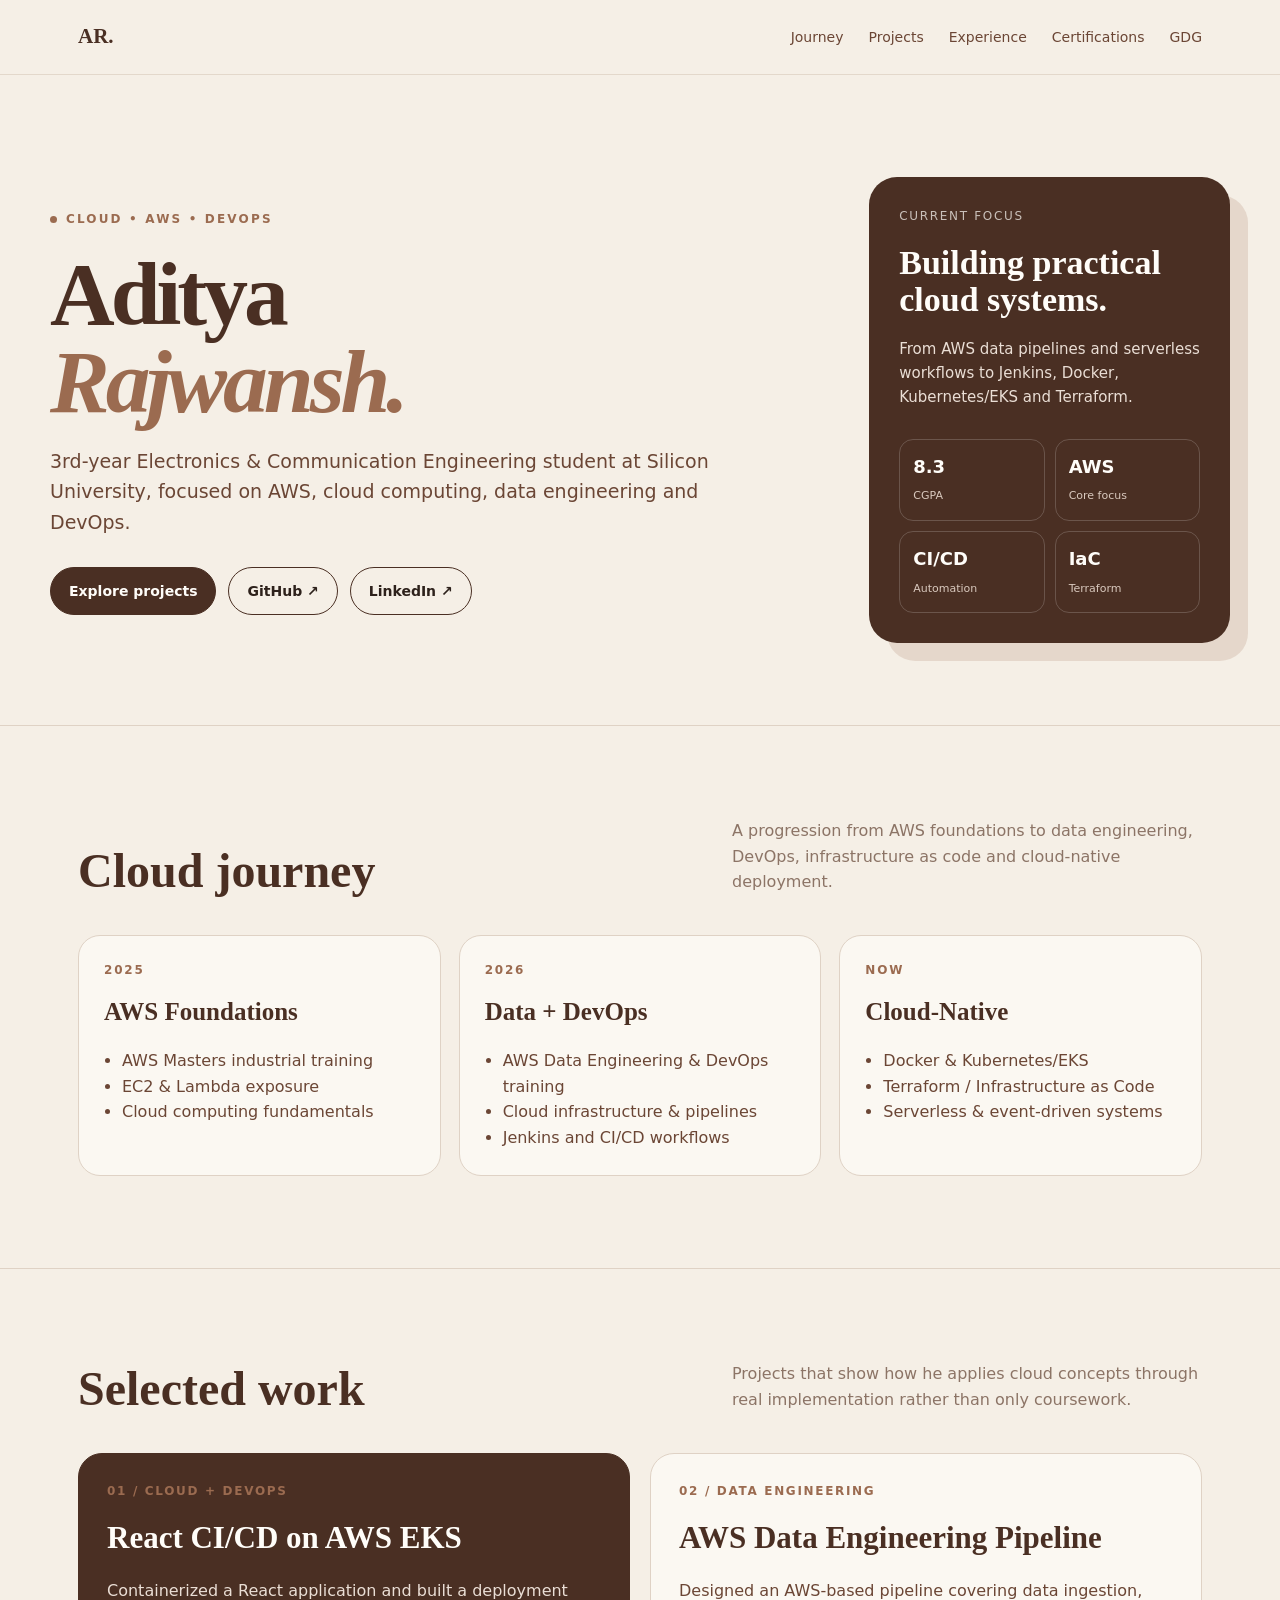
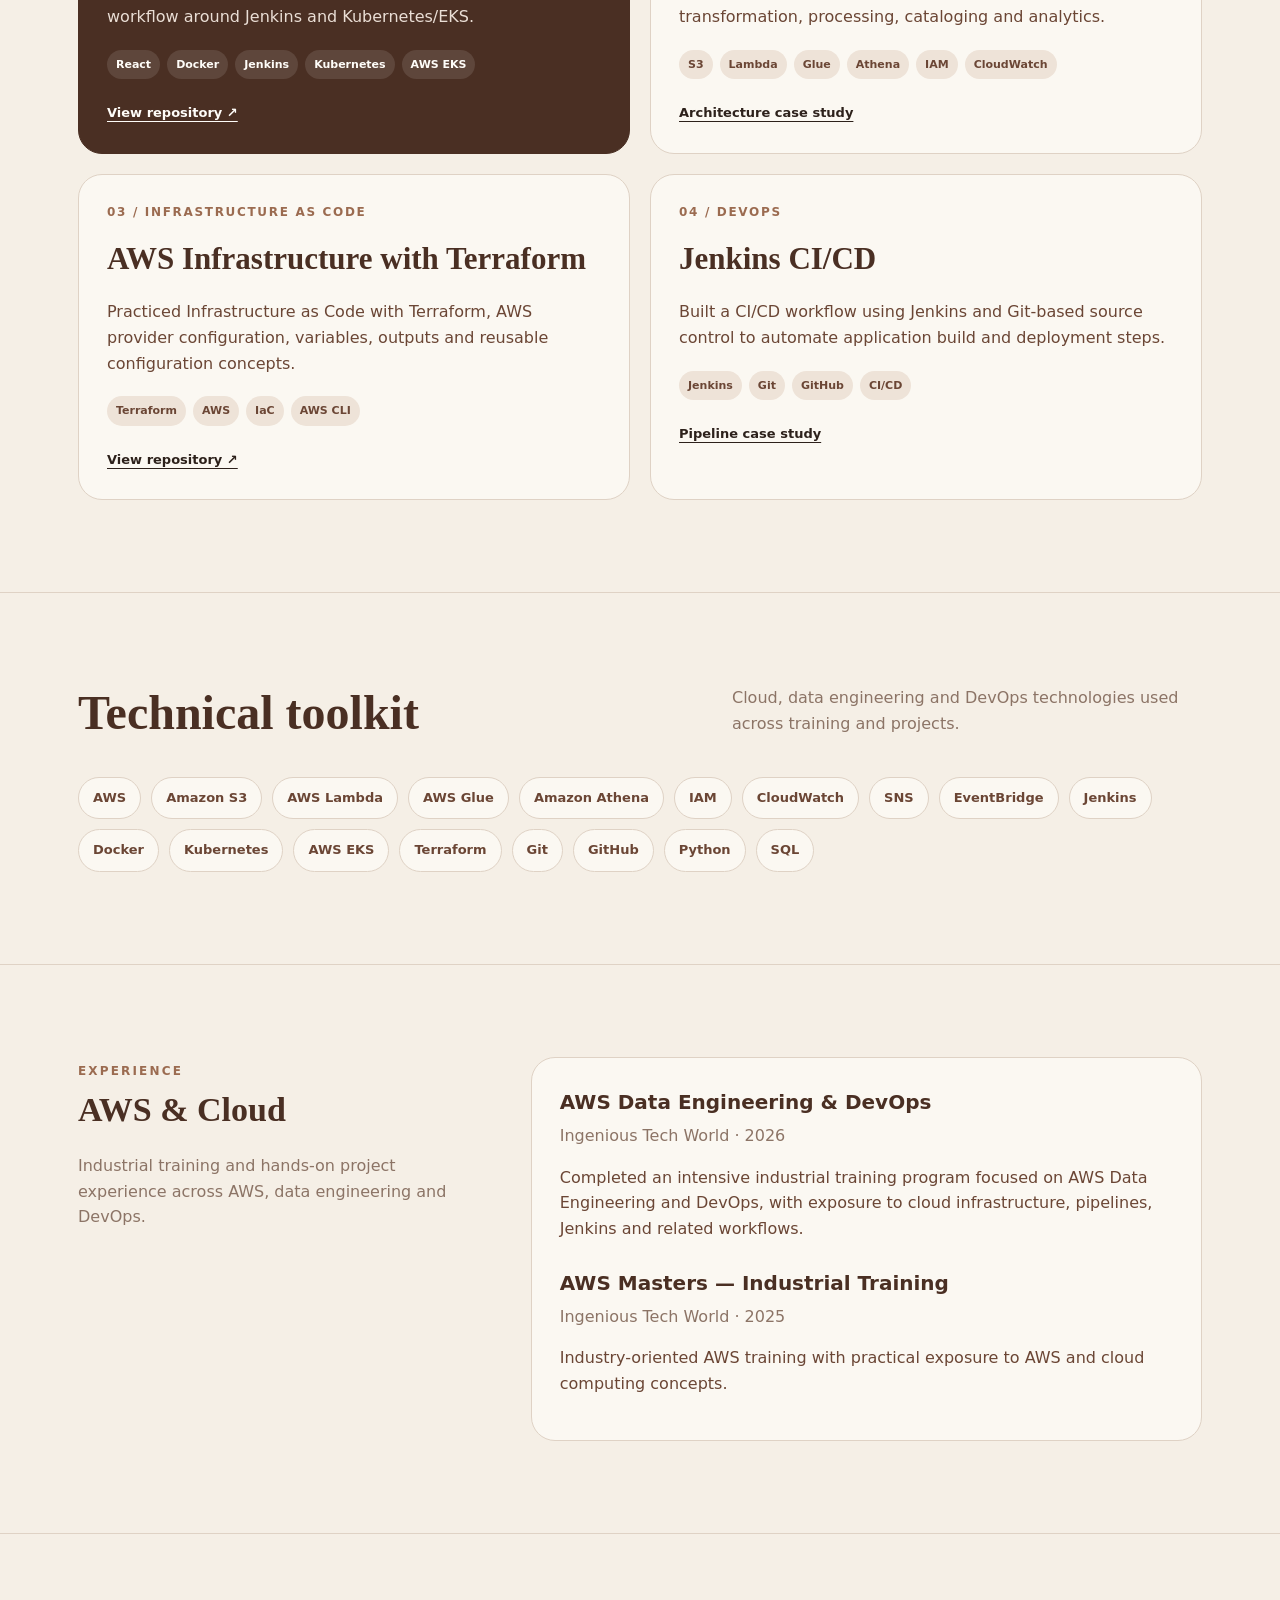
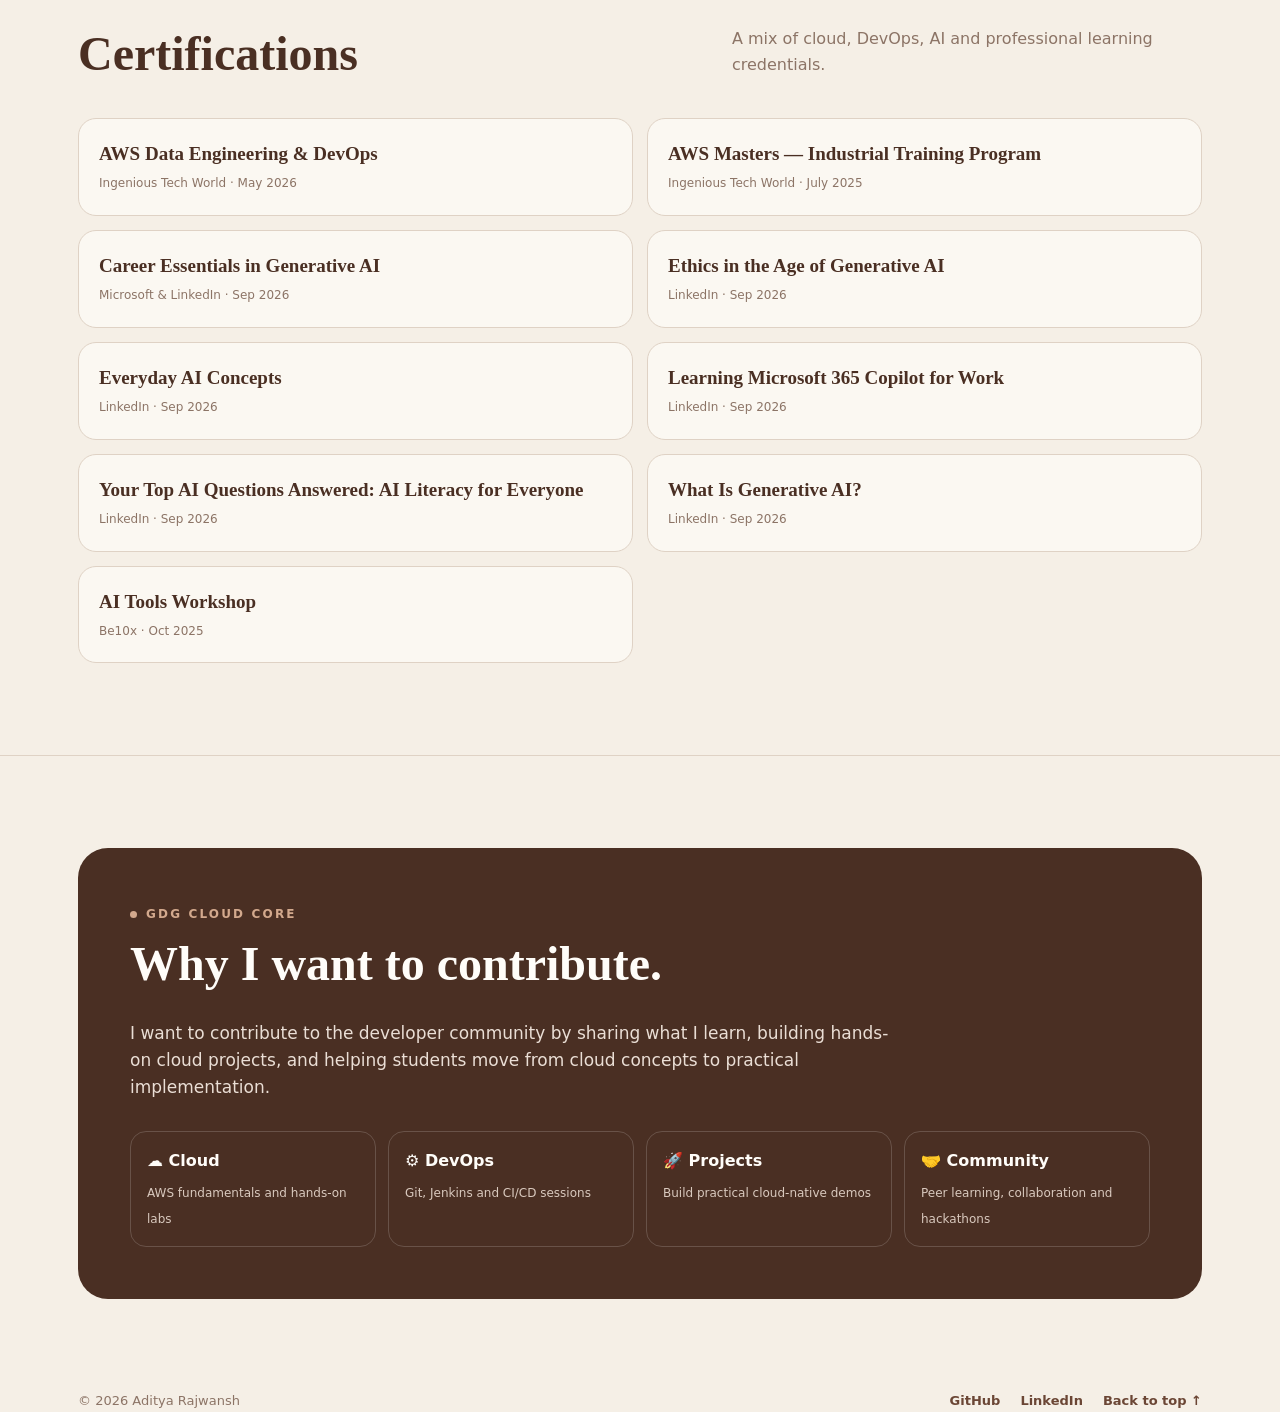
<file: index.html>
<!doctype html>
<html lang="en">
<head>
<meta charset="utf-8">
<meta name="viewport" content="width=device-width, initial-scale=1">
<title>Aditya Rajwansh — Cloud & AWS Portfolio</title>
<style>
:root{--cream:#f5efe6;--paper:#fbf8f2;--brown:#4a2f23;--brown2:#6b4635;--muted:#8c7466;--line:#dfd2c5;--accent:#9b6b50;--dark:#2d211b;--white:#fffdf9;}
*{box-sizing:border-box}html{scroll-behavior:smooth}body{margin:0;background:var(--cream);color:var(--dark);font-family:Inter,ui-sans-serif,system-ui,-apple-system,BlinkMacSystemFont,"Segoe UI",sans-serif;line-height:1.6}a{color:inherit;text-decoration:none}.wrap{max-width:1180px;margin:auto;padding:0 28px}
nav{position:sticky;top:0;z-index:20;background:rgba(245,239,230,.9);backdrop-filter:blur(14px);border-bottom:1px solid rgba(223,210,197,.8)}.navin{height:74px;display:flex;align-items:center;justify-content:space-between}.brand{font-family:Georgia,serif;font-size:21px;font-weight:700;color:var(--brown)}.links{display:flex;gap:25px;font-size:14px;color:var(--brown2)}.links a:hover{color:var(--accent)}
.hero{padding:100px 0 80px;min-height:650px;display:grid;grid-template-columns:1.35fr .65fr;gap:70px;align-items:center}.eyebrow{display:inline-flex;gap:9px;align-items:center;color:var(--accent);font-size:12px;letter-spacing:.18em;text-transform:uppercase;font-weight:800}.dot{width:7px;height:7px;background:var(--accent);border-radius:50%}.hero h1{font-family:Georgia,serif;font-size:clamp(52px,7vw,90px);line-height:.98;letter-spacing:-.045em;color:var(--brown);margin:20px 0}.hero h1 span{color:var(--accent);font-style:italic}.hero p{max-width:690px;font-size:19px;color:var(--brown2);margin:0 0 30px}.buttons{display:flex;gap:12px;flex-wrap:wrap}.btn{padding:12px 18px;border:1px solid var(--brown);border-radius:999px;font-size:14px;font-weight:700;transition:.2s}.btn.primary{background:var(--brown);color:var(--white)}.btn:hover{transform:translateY(-2px)}.hero-card{background:var(--brown);color:var(--white);border-radius:28px;padding:30px;box-shadow:18px 18px 0 rgba(155,107,80,.18)}.hero-card .small{font-size:12px;letter-spacing:.14em;text-transform:uppercase;opacity:.7}.hero-card h3{font-family:Georgia,serif;font-size:34px;line-height:1.1;margin:18px 0}.hero-card p{color:#eaded5;font-size:15px}.mini{display:grid;grid-template-columns:1fr 1fr;gap:10px;margin-top:25px}.mini div{border:1px solid rgba(255,255,255,.18);border-radius:14px;padding:13px}.mini strong{display:block;font-size:18px}.mini span{font-size:11px;color:#d9c9be}
section{padding:92px 0;border-top:1px solid var(--line)}.section-head{display:flex;justify-content:space-between;gap:30px;align-items:end;margin-bottom:40px}.section-head h2{font-family:Georgia,serif;font-size:48px;line-height:1;color:var(--brown);margin:0}.section-head p{max-width:470px;color:var(--muted);margin:0}
.journey{display:grid;grid-template-columns:repeat(3,1fr);gap:18px}.journey-card{background:var(--paper);border:1px solid var(--line);border-radius:22px;padding:25px}.year{font-size:12px;font-weight:800;letter-spacing:.15em;color:var(--accent)}.journey-card h3{font-family:Georgia,serif;font-size:25px;color:var(--brown);margin:12px 0}.journey-card ul{padding-left:18px;color:var(--brown2);margin-bottom:0}
.projects{display:grid;grid-template-columns:1fr 1fr;gap:20px}.project{background:var(--paper);border:1px solid var(--line);border-radius:24px;padding:28px;position:relative;overflow:hidden}.project.featured{background:var(--brown);color:var(--white);border-color:var(--brown)}.project.featured h3,.project.featured .tag{color:var(--white)}.project .num{font-size:12px;color:var(--accent);font-weight:800;letter-spacing:.14em}.project h3{font-family:Georgia,serif;font-size:31px;color:var(--brown);margin:12px 0}.project p{color:var(--brown2)}.featured p{color:#eaded5}.tags{display:flex;flex-wrap:wrap;gap:7px;margin:20px 0}.tag{font-size:11px;padding:6px 9px;border-radius:999px;background:#eee3d8;color:var(--brown2);font-weight:700}.featured .tag{background:rgba(255,255,255,.11)}.project-link{font-size:13px;font-weight:800;text-decoration:underline;text-underline-offset:4px}
.skills{display:flex;flex-wrap:wrap;gap:10px}.skill{background:var(--paper);border:1px solid var(--line);padding:10px 14px;border-radius:999px;color:var(--brown2);font-size:13px;font-weight:700}
.experience{display:grid;grid-template-columns:.75fr 1.25fr;gap:50px}.experience h3{font-family:Georgia,serif;color:var(--brown);font-size:34px;margin:0 0 8px}.muted{color:var(--muted)}.expbox{background:var(--paper);border:1px solid var(--line);border-radius:24px;padding:28px}.expbox h4{font-size:20px;color:var(--brown);margin:0 0 5px}.expbox p{color:var(--brown2)}
.certs{display:grid;grid-template-columns:repeat(2,1fr);gap:14px}.cert{background:var(--paper);border:1px solid var(--line);padding:20px;border-radius:18px}.cert strong{color:var(--brown);display:block;font-family:Georgia,serif;font-size:19px}.cert span{font-size:12px;color:var(--muted)}
.gdg{background:var(--brown);color:var(--white);border-radius:30px;padding:52px}.gdg h2{font-family:Georgia,serif;font-size:48px;margin:0 0 16px}.gdg p{max-width:760px;color:#eaded5;font-size:17px}.contrib{display:grid;grid-template-columns:repeat(4,1fr);gap:12px;margin-top:30px}.contrib div{border:1px solid rgba(255,255,255,.17);border-radius:16px;padding:16px}.contrib b{display:block;margin-bottom:5px}.contrib span{font-size:12px;color:#d9c9be}
footer{padding:40px 0 55px;display:flex;justify-content:space-between;gap:20px;color:var(--muted);font-size:13px}.footerlinks{display:flex;gap:20px;color:var(--brown2);font-weight:700}
@media(max-width:850px){.links{display:none}.hero{grid-template-columns:1fr;padding-top:70px}.journey,.projects,.experience,.certs{grid-template-columns:1fr}.contrib{grid-template-columns:1fr 1fr}.section-head{display:block}.section-head p{margin-top:15px}.hero-card{max-width:520px}.gdg h2,.section-head h2{font-size:38px}}
@media(max-width:520px){.wrap{padding:0 18px}.hero h1{font-size:52px}.contrib{grid-template-columns:1fr}.gdg{padding:30px 22px}}
</style>
</head>
<body>
<nav><div class="wrap navin"><a class="brand" href="#top">AR.</a><div class="links"><a href="#journey">Journey</a><a href="#projects">Projects</a><a href="#experience">Experience</a><a href="#certifications">Certifications</a><a href="#gdg">GDG</a></div></div></nav>
<main id="top">
<section class="hero wrap" style="border-top:0">
<div><div class="eyebrow"><i class="dot"></i> Cloud • AWS • DevOps</div><h1>Aditya<br><span>Rajwansh.</span></h1><p>3rd-year Electronics & Communication Engineering student at Silicon University, focused on AWS, cloud computing, data engineering and DevOps.</p><div class="buttons"><a class="btn primary" href="#projects">Explore projects</a><a class="btn" href="https://github.com/AdityaaRajwansh" target="_blank">GitHub ↗</a><a class="btn" href="https://www.linkedin.com/in/aditya-rajwansh-86b700" target="_blank">LinkedIn ↗</a></div></div>
<div class="hero-card"><div class="small">Current focus</div><h3>Building practical cloud systems.</h3><p>From AWS data pipelines and serverless workflows to Jenkins, Docker, Kubernetes/EKS and Terraform.</p><div class="mini"><div><strong>8.3</strong><span>CGPA</span></div><div><strong>AWS</strong><span>Core focus</span></div><div><strong>CI/CD</strong><span>Automation</span></div><div><strong>IaC</strong><span>Terraform</span></div></div></div>
</section>
<section id="journey"><div class="wrap"><div class="section-head"><h2>Cloud journey</h2><p>A progression from AWS foundations to data engineering, DevOps, infrastructure as code and cloud-native deployment.</p></div><div class="journey">
<div class="journey-card"><div class="year">2025</div><h3>AWS Foundations</h3><ul><li>AWS Masters industrial training</li><li>EC2 & Lambda exposure</li><li>Cloud computing fundamentals</li></ul></div>
<div class="journey-card"><div class="year">2026</div><h3>Data + DevOps</h3><ul><li>AWS Data Engineering & DevOps training</li><li>Cloud infrastructure & pipelines</li><li>Jenkins and CI/CD workflows</li></ul></div>
<div class="journey-card"><div class="year">NOW</div><h3>Cloud-Native</h3><ul><li>Docker & Kubernetes/EKS</li><li>Terraform / Infrastructure as Code</li><li>Serverless & event-driven systems</li></ul></div>
</div></div></section>
<section id="projects"><div class="wrap"><div class="section-head"><h2>Selected work</h2><p>Projects that show how he applies cloud concepts through real implementation rather than only coursework.</p></div><div class="projects">
<article class="project featured"><div class="num">01 / CLOUD + DEVOPS</div><h3>React CI/CD on AWS EKS</h3><p>Containerized a React application and built a deployment workflow around Jenkins and Kubernetes/EKS.</p><div class="tags"><span class="tag">React</span><span class="tag">Docker</span><span class="tag">Jenkins</span><span class="tag">Kubernetes</span><span class="tag">AWS EKS</span></div><a class="project-link" href="https://github.com/AdityaaRajwansh/react-jenkins-eks" target="_blank">View repository ↗</a></article>
<article class="project"><div class="num">02 / DATA ENGINEERING</div><h3>AWS Data Engineering Pipeline</h3><p>Designed an AWS-based pipeline covering data ingestion, transformation, processing, cataloging and analytics.</p><div class="tags"><span class="tag">S3</span><span class="tag">Lambda</span><span class="tag">Glue</span><span class="tag">Athena</span><span class="tag">IAM</span><span class="tag">CloudWatch</span></div><span class="project-link">Architecture case study</span></article>
<article class="project"><div class="num">03 / INFRASTRUCTURE AS CODE</div><h3>AWS Infrastructure with Terraform</h3><p>Practiced Infrastructure as Code with Terraform, AWS provider configuration, variables, outputs and reusable configuration concepts.</p><div class="tags"><span class="tag">Terraform</span><span class="tag">AWS</span><span class="tag">IaC</span><span class="tag">AWS CLI</span></div><a class="project-link" href="https://github.com/AdityaaRajwansh/Terraform" target="_blank">View repository ↗</a></article>
<article class="project"><div class="num">04 / DEVOPS</div><h3>Jenkins CI/CD</h3><p>Built a CI/CD workflow using Jenkins and Git-based source control to automate application build and deployment steps.</p><div class="tags"><span class="tag">Jenkins</span><span class="tag">Git</span><span class="tag">GitHub</span><span class="tag">CI/CD</span></div><span class="project-link">Pipeline case study</span></article>
</div></div></section>
<section><div class="wrap"><div class="section-head"><h2>Technical toolkit</h2><p>Cloud, data engineering and DevOps technologies used across training and projects.</p></div><div class="skills"><span class="skill">AWS</span><span class="skill">Amazon S3</span><span class="skill">AWS Lambda</span><span class="skill">AWS Glue</span><span class="skill">Amazon Athena</span><span class="skill">IAM</span><span class="skill">CloudWatch</span><span class="skill">SNS</span><span class="skill">EventBridge</span><span class="skill">Jenkins</span><span class="skill">Docker</span><span class="skill">Kubernetes</span><span class="skill">AWS EKS</span><span class="skill">Terraform</span><span class="skill">Git</span><span class="skill">GitHub</span><span class="skill">Python</span><span class="skill">SQL</span></div></div></section>
<section id="experience"><div class="wrap experience"><div><div class="eyebrow">Experience</div><h3>AWS & Cloud</h3><p class="muted">Industrial training and hands-on project experience across AWS, data engineering and DevOps.</p></div><div class="expbox"><h4>AWS Data Engineering & DevOps</h4><span class="muted">Ingenious Tech World · 2026</span><p>Completed an intensive industrial training program focused on AWS Data Engineering and DevOps, with exposure to cloud infrastructure, pipelines, Jenkins and related workflows.</p><h4 style="margin-top:25px">AWS Masters — Industrial Training</h4><span class="muted">Ingenious Tech World · 2025</span><p>Industry-oriented AWS training with practical exposure to AWS and cloud computing concepts.</p></div></div></section>
<section id="certifications"><div class="wrap"><div class="section-head"><h2>Certifications</h2><p>A mix of cloud, DevOps, AI and professional learning credentials.</p></div><div class="certs">
<div class="cert"><strong>AWS Data Engineering & DevOps</strong><span>Ingenious Tech World · May 2026</span></div><div class="cert"><strong>AWS Masters — Industrial Training Program</strong><span>Ingenious Tech World · July 2025</span></div><div class="cert"><strong>Career Essentials in Generative AI</strong><span>Microsoft & LinkedIn · Sep 2026</span></div><div class="cert"><strong>Ethics in the Age of Generative AI</strong><span>LinkedIn · Sep 2026</span></div><div class="cert"><strong>Everyday AI Concepts</strong><span>LinkedIn · Sep 2026</span></div><div class="cert"><strong>Learning Microsoft 365 Copilot for Work</strong><span>LinkedIn · Sep 2026</span></div><div class="cert"><strong>Your Top AI Questions Answered: AI Literacy for Everyone</strong><span>LinkedIn · Sep 2026</span></div><div class="cert"><strong>What Is Generative AI?</strong><span>LinkedIn · Sep 2026</span></div><div class="cert"><strong>AI Tools Workshop</strong><span>Be10x · Oct 2025</span></div></div></div></section>
<section id="gdg"><div class="wrap"><div class="gdg"><div class="eyebrow" style="color:#d3a98d"><i class="dot" style="background:#d3a98d"></i> GDG Cloud Core</div><h2>Why I want to contribute.</h2><p>I want to contribute to the developer community by sharing what I learn, building hands-on cloud projects, and helping students move from cloud concepts to practical implementation.</p><div class="contrib"><div><b>☁ Cloud</b><span>AWS fundamentals and hands-on labs</span></div><div><b>⚙ DevOps</b><span>Git, Jenkins and CI/CD sessions</span></div><div><b>🚀 Projects</b><span>Build practical cloud-native demos</span></div><div><b>🤝 Community</b><span>Peer learning, collaboration and hackathons</span></div></div></div></div></section>
</main>
<footer class="wrap"><span>© 2026 Aditya Rajwansh</span><div class="footerlinks"><a href="https://github.com/AdityaaRajwansh" target="_blank">GitHub</a><a href="https://www.linkedin.com/in/aditya-rajwansh-86b700" target="_blank">LinkedIn</a><a href="#top">Back to top ↑</a></div></footer>
</body></html>
</file>
